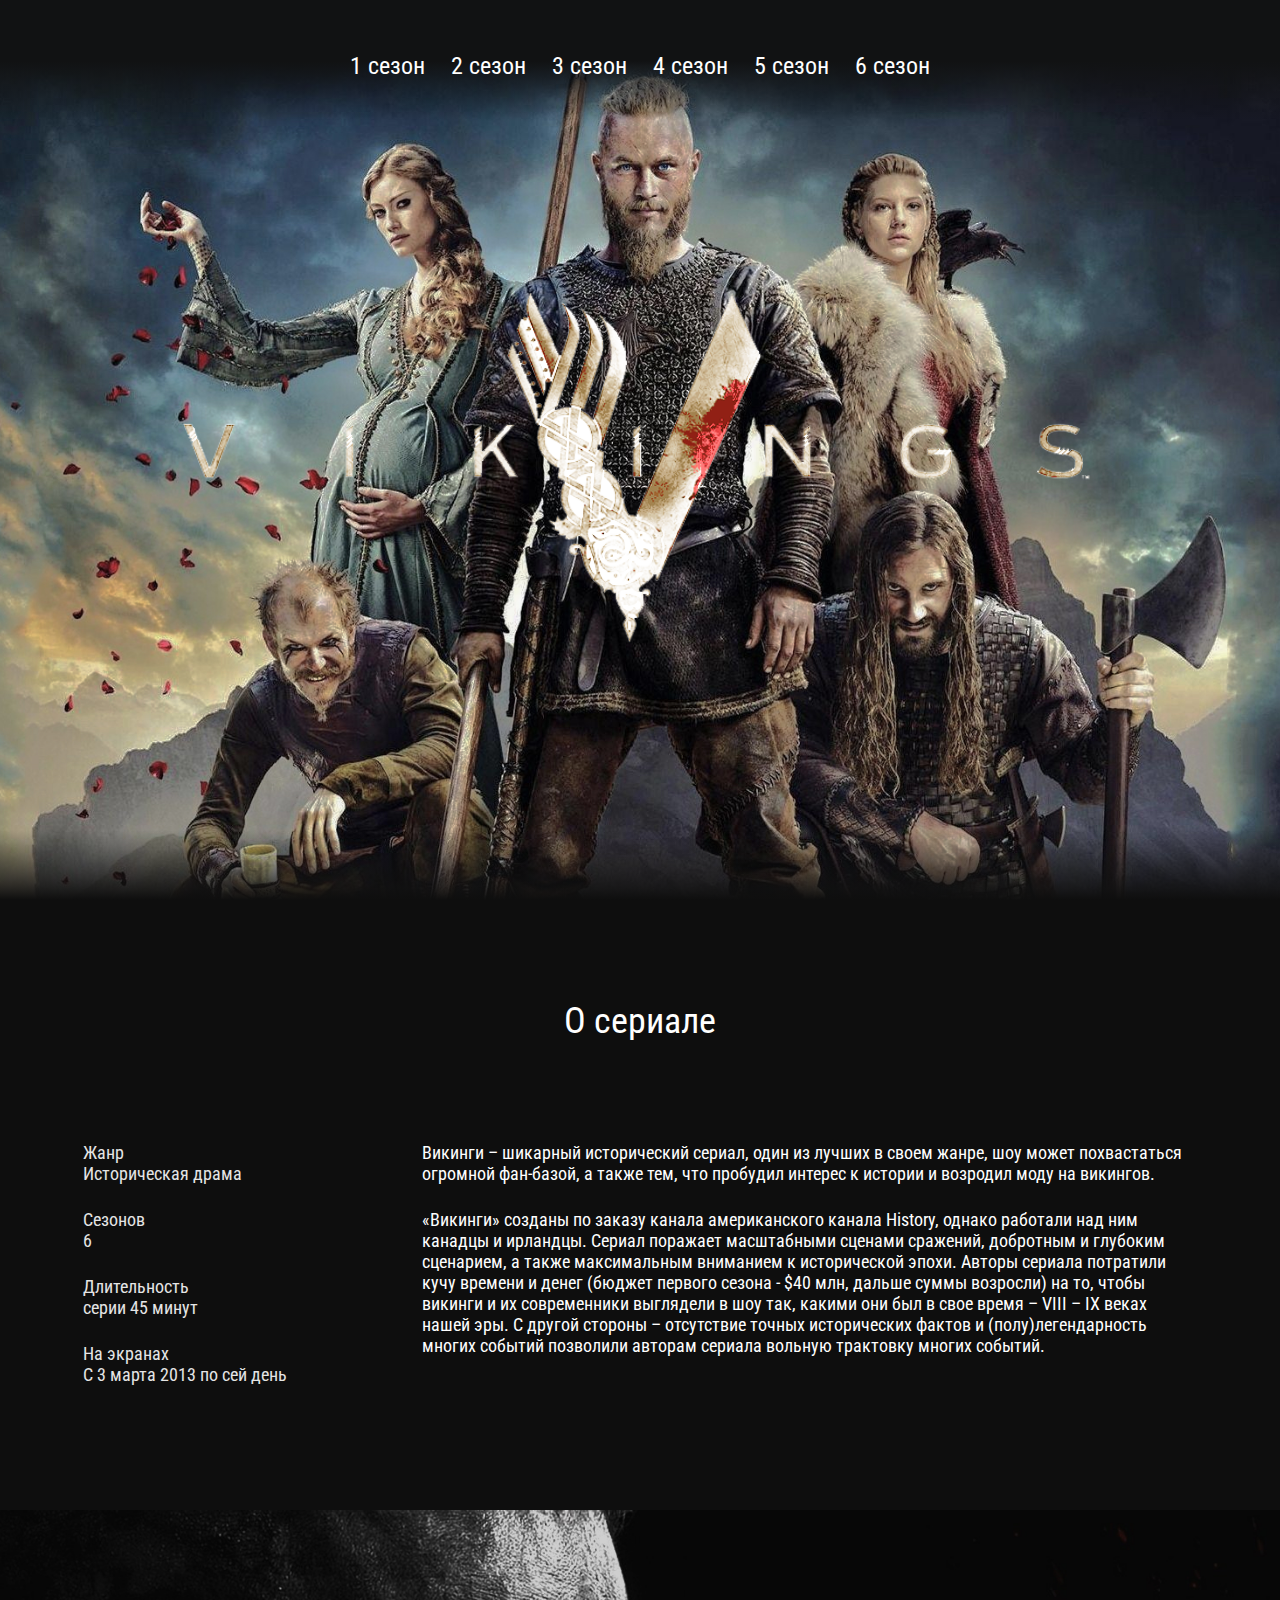
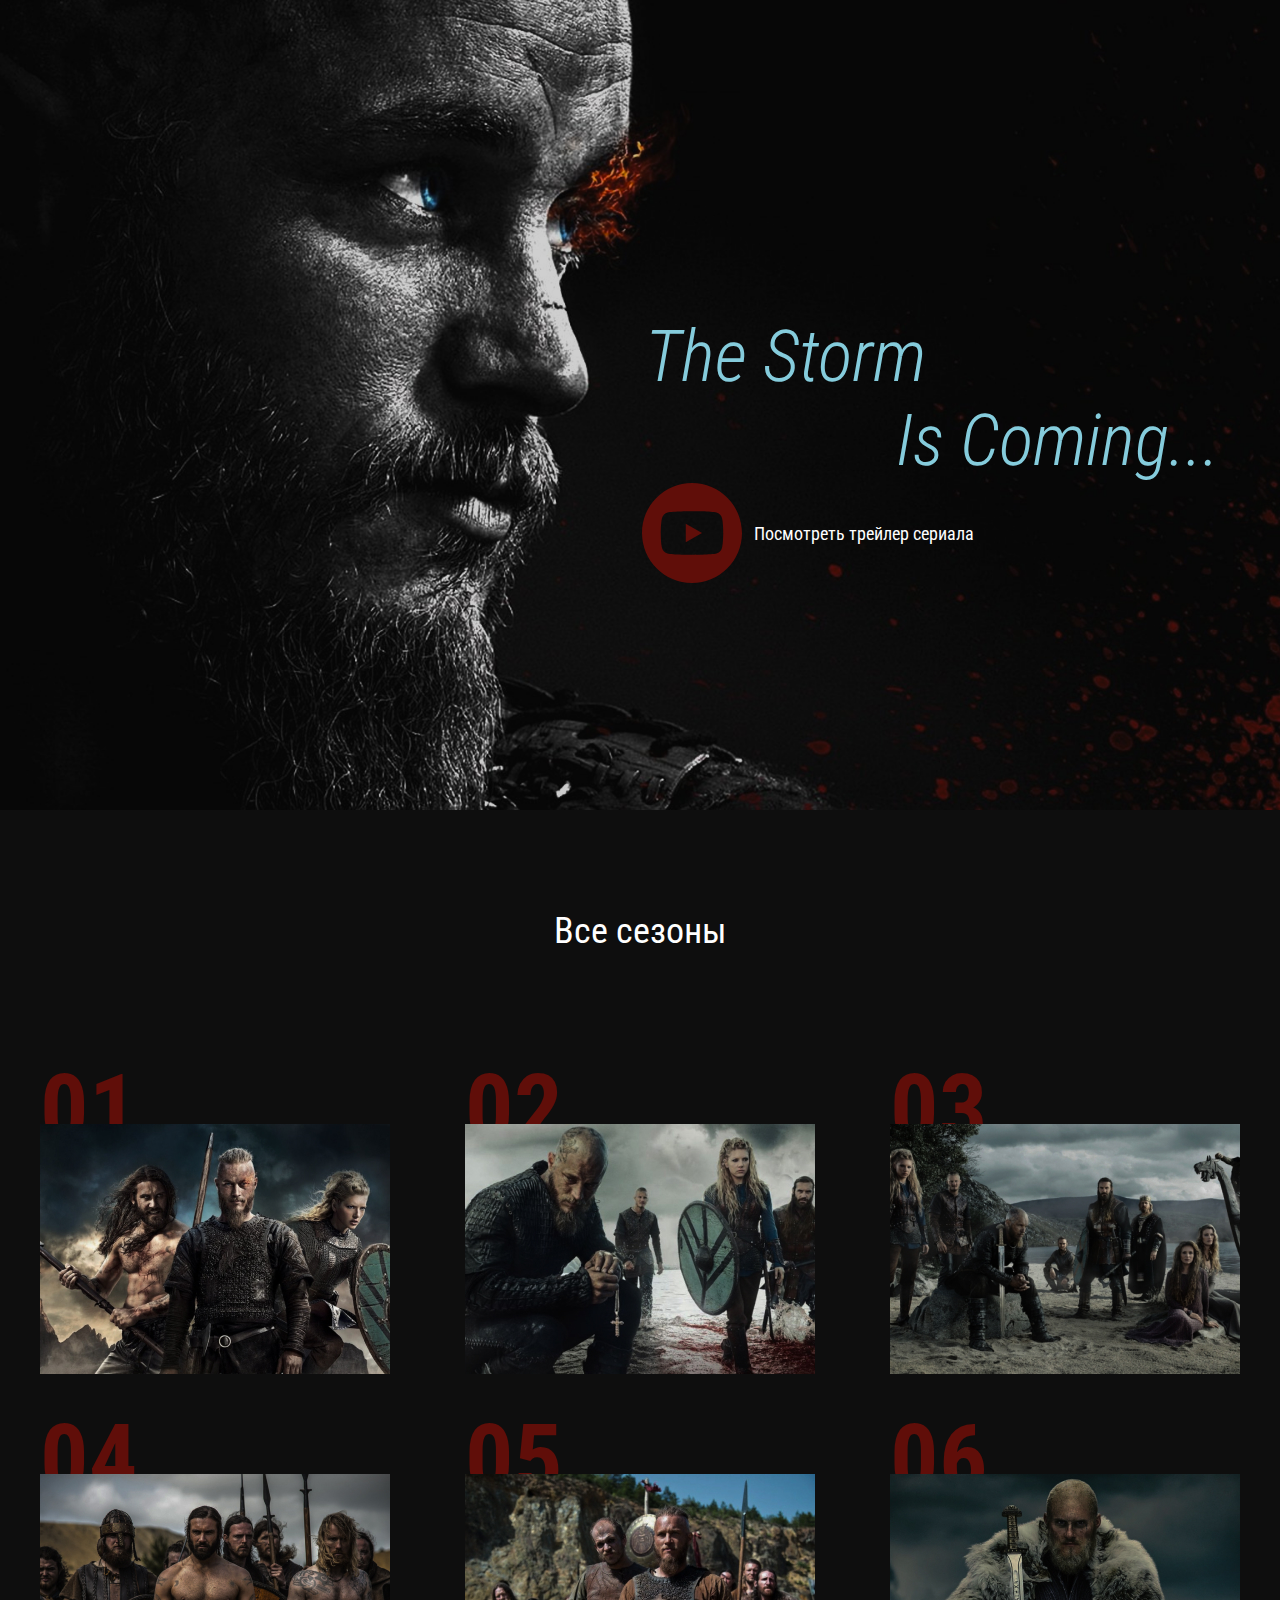
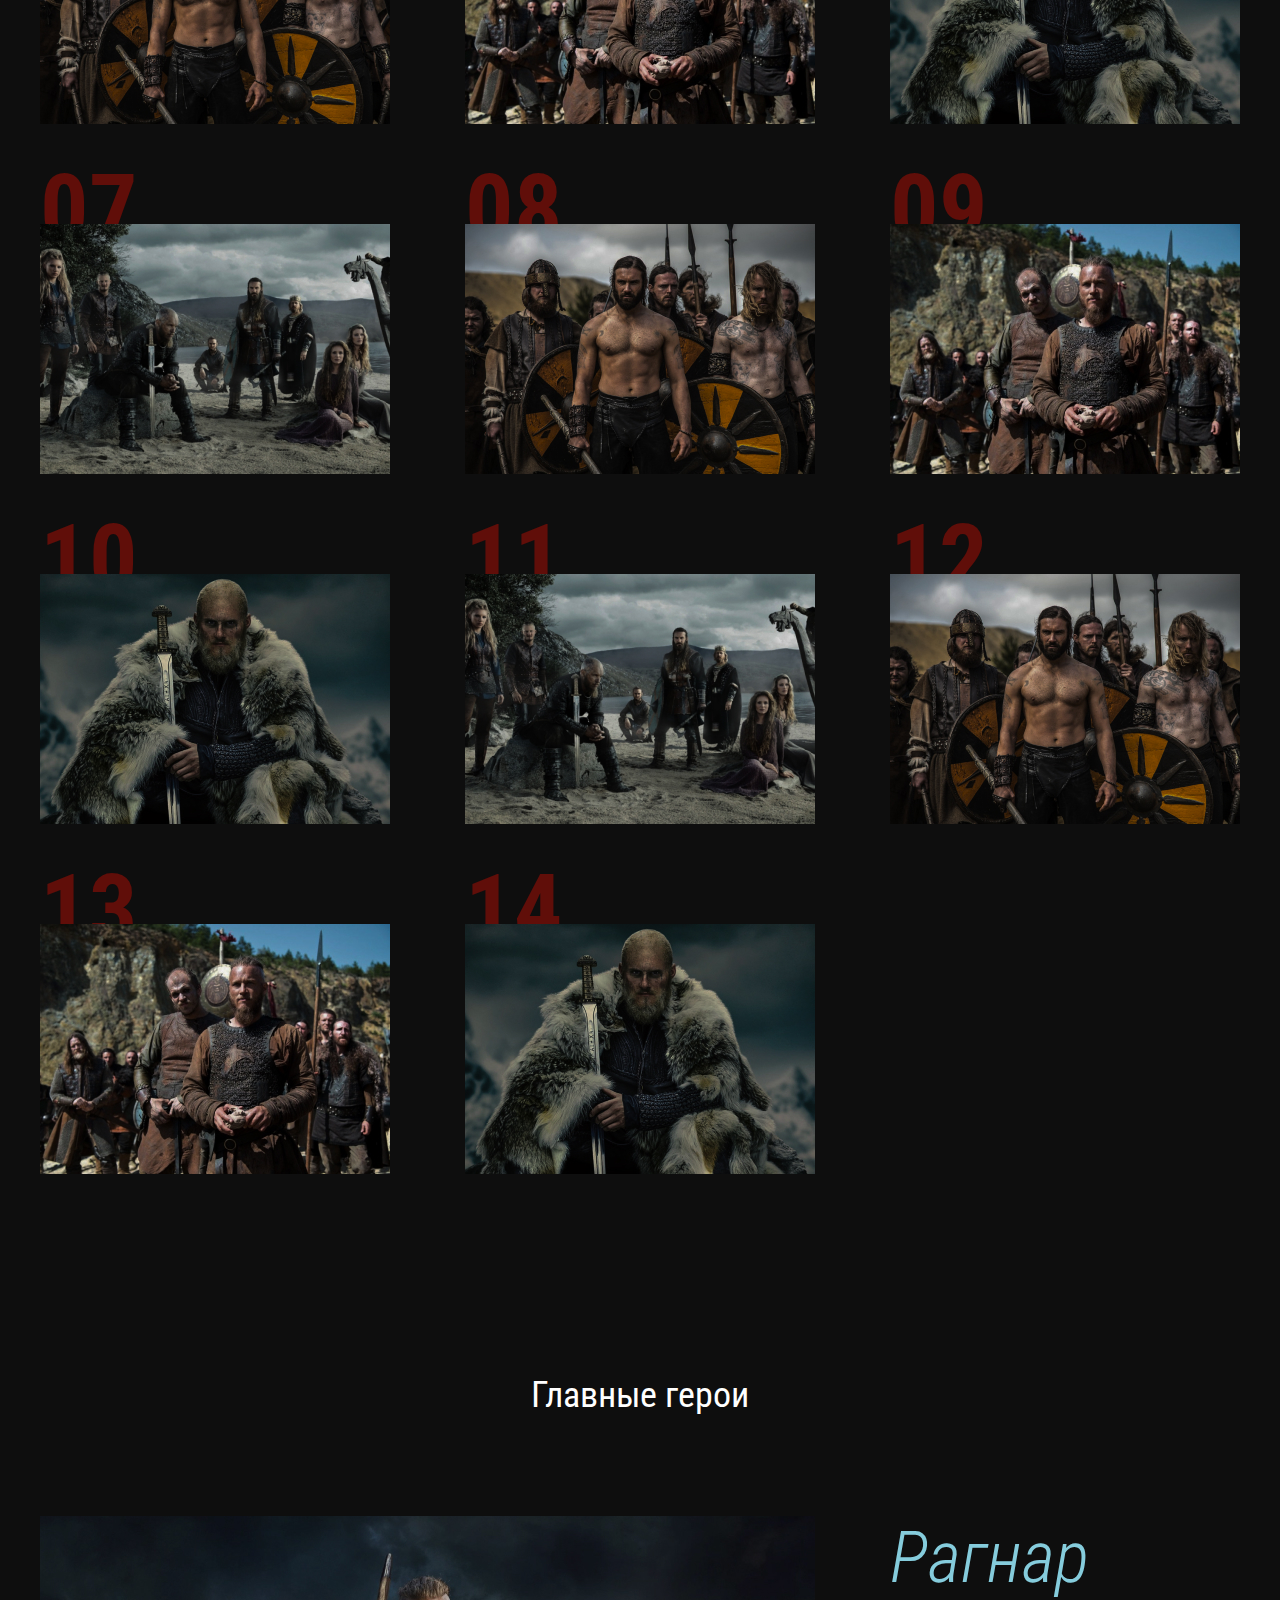
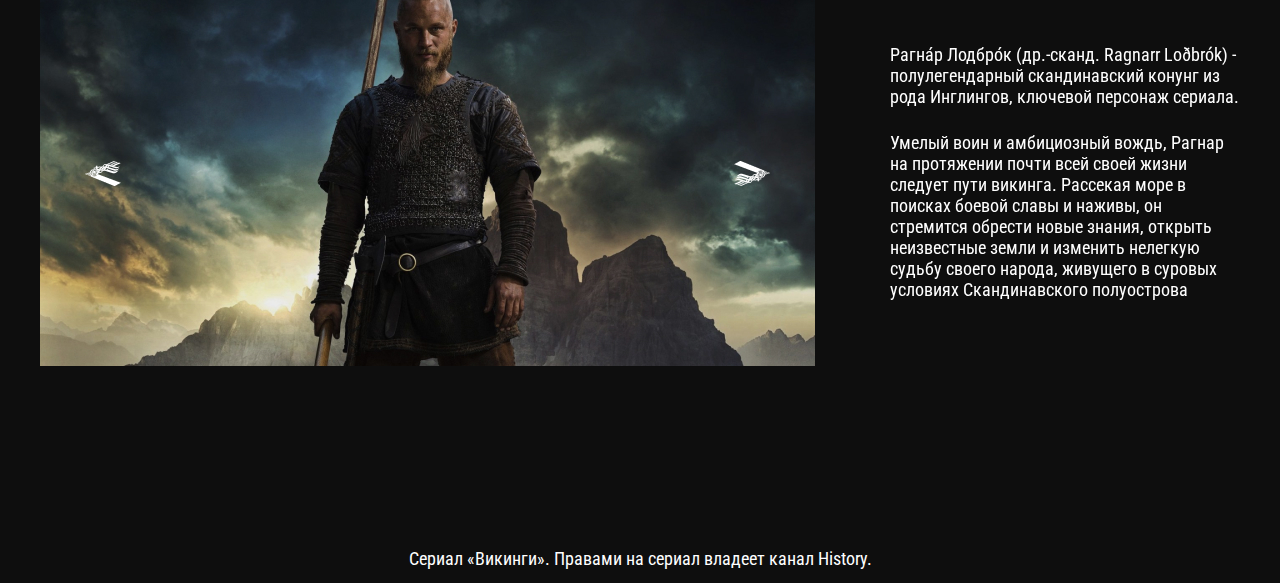
<file: index.html>
<!DOCTYPE html>
<html lang="ru">
  <head>
    <meta charset="UTF-8" />
    <meta name="viewport" content="width=device-width, initial-scale=1.0" />
    <meta http-equiv="X-UA-Compatible" content="ie=edge" />
    <title>Vikings</title>
    <link rel="preconnect" href="https://fonts.googleapis.com" />
    <link rel="preconnect" href="https://fonts.gstatic.com" crossorigin />
    <link rel="preconnect" href="https://fonts.googleapis.com" />
    <link rel="preconnect" href="https://fonts.gstatic.com" crossorigin />
    <link
      href="https://fonts.googleapis.com/css2?family=Roboto+Condensed:ital,wght@0,400;0,700;1,300&display=swap"
      rel="stylesheet"
    />
    <link rel="stylesheet" href="css/reset.css" />
    <link rel="stylesheet" href="css/slick.css" />
    <link rel="stylesheet" href="css/jquery.fancybox.css" />
    <link rel="stylesheet" href="css/style.css" />
  </head>
  <body>
    <header class="header">
      <nav class="menu">
        <button class="menu__btn">
          <span></span>
        </button>
        <ul class="menu__list">
          <li class="menu__list-item">
            <a class="menu__list-link" href="season-1.html">1 сезон</a>
          </li>
          <li class="menu__list-item">
            <a class="menu__list-link" href="#">2 сезон</a>
          </li>
          <li class="menu__list-item">
            <a class="menu__list-link" href="#">3 сезон</a>
          </li>
          <li class="menu__list-item">
            <a class="menu__list-link" href="#">4 сезон</a>
          </li>
          <li class="menu__list-item">
            <a class="menu__list-link" href="#">5 сезон</a>
          </li>
          <li class="menu__list-item">
            <a class="menu__list-link" href="#">6 сезон</a>
          </li>
        </ul>
      </nav>
      <div class="logo">
        <img class="logo__img" src="images/logo.png" alt="Logo" />
      </div>
    </header>

    <section class="about section-page">
      <div class="container">
        <h3 class="title">О сериале</h3>
        <div class="about__inner">
          <ul class="about__info">
            <li class="about__info-item">
              Жанр
              <span> Историческая драма </span>
            </li>
            <li class="about__info-item">Сезонов <span>6</span></li>
            <li class="about__info-item">
              Длительность <span>серии 45 минут</span>
            </li>
            <li class="about__info-item">
              На экранах <span>С 3 марта 2013 по сей день</span>
            </li>
          </ul>
          <div class="about__text">
            <p>
              Викинги – шикарный исторический сериал, один из лучших в своем
              жанре, шоу может похвастаться огромной фан-базой, а также тем, что
              пробудил интерес к истории и возродил моду на викингов.
            </p>
            <p>
              «Викинги» созданы по заказу канала американского канала History,
              однако работали над ним канадцы и ирландцы. Сериал поражает
              масштабными сценами сражений, добротным и глубоким сценарием, а
              также максимальным вниманием к исторической эпохи. Авторы сериала
              потратили кучу времени и денег (бюджет первого сезона - $40 млн,
              дальше суммы возросли) на то, чтобы викинги и их современники
              выглядели в шоу так, какими они был в свое время – VIII – IX веках
              нашей эры. С другой стороны – отсутствие точных исторических
              фактов и (полу)легендарность многих событий позволили авторам
              сериала вольную трактовку многих событий.
            </p>
          </div>
        </div>
      </div>
    </section>

    <section class="video">
      <div class="container">
        <h3 class="video__text">
          <span> The Storm </span>
          Is Coming...
        </h3>
        <a
          class="video__btn"
          data-fancybox
          href="https://www.youtube.com/watch?v=7GGG4V_jtik"
        >
          Посмотреть трейлер сериала
        </a>
      </div>
    </section>

    <section class="seasons section-page">
      <div class="container">
        <h3 class="title season__title">Все сезоны</h3>
        <ol class="seasons__inner">
          <li
            class="seasons__item"
            style="background-image: url('images/seasons/1.jpg')"
          >
            <a class="seasons__link" href="season-1.html">Смотреть</a>
          </li>
          <li
            class="seasons__item"
            style="background-image: url('images/seasons/2.jpg')"
          >
            <a class="seasons__link" href="#">Смотреть</a>
          </li>
          <li
            class="seasons__item"
            style="background-image: url('images/seasons/3.jpg')"
          >
            <a class="seasons__link" href="#">Смотреть</a>
          </li>
          <li
            class="seasons__item"
            style="background-image: url('images/seasons/4.jpg')"
          >
            <a class="seasons__link" href="#">Смотреть</a>
          </li>
          <li
            class="seasons__item"
            style="background-image: url('images/seasons/5.jpg')"
          >
            <a class="seasons__link" href="#">Смотреть</a>
          </li>
          <li
            class="seasons__item"
            style="background-image: url('images/seasons/6.jpg')"
          >
            <a class="seasons__link" href="#">Смотреть</a>
          </li>
          <li
            class="seasons__item"
            style="background-image: url('images/seasons/3.jpg')"
          >
            <a class="seasons__link" href="#">Смотреть</a>
          </li>
          <li
            class="seasons__item"
            style="background-image: url('images/seasons/4.jpg')"
          >
            <a class="seasons__link" href="#">Смотреть</a>
          </li>
          <li
            class="seasons__item"
            style="background-image: url('images/seasons/5.jpg')"
          >
            <a class="seasons__link" href="#">Смотреть</a>
          </li>
          <li
            class="seasons__item"
            style="background-image: url('images/seasons/6.jpg')"
          >
            <a class="seasons__link" href="#">Смотреть</a>
          </li>
          <li
            class="seasons__item"
            style="background-image: url('images/seasons/3.jpg')"
          >
            <a class="seasons__link" href="#">Смотреть</a>
          </li>
          <li
            class="seasons__item"
            style="background-image: url('images/seasons/4.jpg')"
          >
            <a class="seasons__link" href="#">Смотреть</a>
          </li>
          <li
            class="seasons__item"
            style="background-image: url('images/seasons/5.jpg')"
          >
            <a class="seasons__link" href="#">Смотреть</a>
          </li>
          <li
            class="seasons__item"
            style="background-image: url('images/seasons/6.jpg')"
          >
            <a class="seasons__link" href="#">Смотреть</a>
          </li>
        </ol>
      </div>
    </section>

    <section class="heroes section-page">
      <div class="container">
        <h3 class="title">Главные герои</h3>
        <div class="heroes__inner">
          <div class="heroes__slider-img">
            <div class="heroes__slider-img-box">
              <img class="heroes__images" src="images/heroes/1.jpg" alt="" />
            </div>
            <div class="heroes__slider-img-box">
              <img class="heroes__images" src="images/heroes/2.jpg" alt="" />
            </div>
            <div class="heroes__slider-img-box">
              <img class="heroes__images" src="images/heroes/3.jpg" alt="" />
            </div>
          </div>
          <div class="heroes__slider-text">
            <div class="heroes__text">
              <h4 class="heroes__name">Рагнар</h4>
              <p>
                Рагна́р Лодбро́к (др.-сканд. Ragnarr Loðbrók) - полулегендарный
                скандинавский конунг из рода Инглингов, ключевой персонаж
                сериала.
              </p>
              <p>
                Умелый воин и амбициозный вождь, Рагнар на протяжении почти всей
                своей жизни следует пути викинга. Рассекая море в поисках боевой
                славы и наживы, он стремится обрести новые знания, открыть
                неизвестные земли и изменить нелегкую судьбу своего народа,
                живущего в суровых условиях Скандинавского полуострова
              </p>
            </div>
            <div class="heroes__text">
              <h4 class="heroes__name">Бьёрн</h4>
              <p>
                Бьёрн Железнобо́кий (др.-сканд. Björn Járnsíða, швед. Björn
                Järnsida) - полулегендарный скандинавский конунг, основатель
                шведской королевской династии Мунсё. В сериале - сын Рагнара
                Лодброка и Лагерты, брат Гиды, единокровный брат Уббе,
                Хвитсерка, Сигурда и Ивара.
              </p>
              <p>
                Сильный и решительный человек, Бьёрн намерен стать великим
                воином, лидером и первооткрывателем. Он полностью разделяет
                жажду своего отца к приключениям и поддерживает его, регулярно
                участвуя в грабительских набегах викингов.
              </p>
            </div>
            <div class="heroes__text">
              <h4 class="heroes__name">Рагнар3</h4>
              <p>
                Рагна́р Лодбро́к (др.-сканд. Ragnarr Loðbrók) - полулегендарный
                скандинавский конунг из рода Инглингов, ключевой персонаж
                сериала.
              </p>
              <p>
                Умелый воин и амбициозный вождь, Рагнар на протяжении почти всей
                своей жизни следует пути викинга. Рассекая море в поисках боевой
                славы и наживы, он стремится обрести новые знания, открыть
                неизвестные земли и изменить нелегкую судьбу своего народа,
                живущего в суровых условиях Скандинавского полуострова
              </p>
            </div>
          </div>
        </div>
      </div>
    </section>

    <footer class="footer">
      <div class="container">
        <p class="copy">
          Сериал «Викинги». Правами на сериал владеет канал History.
        </p>
      </div>
    </footer>

    <script src="https://ajax.googleapis.com/ajax/libs/jquery/3.4.1/jquery.min.js"></script>
    <script src="js/slick.min.js"></script>
    <script src="js/jquery.fancybox.min.js"></script>
    <script src="js/main.js"></script>
  </body>
</html>
</file>
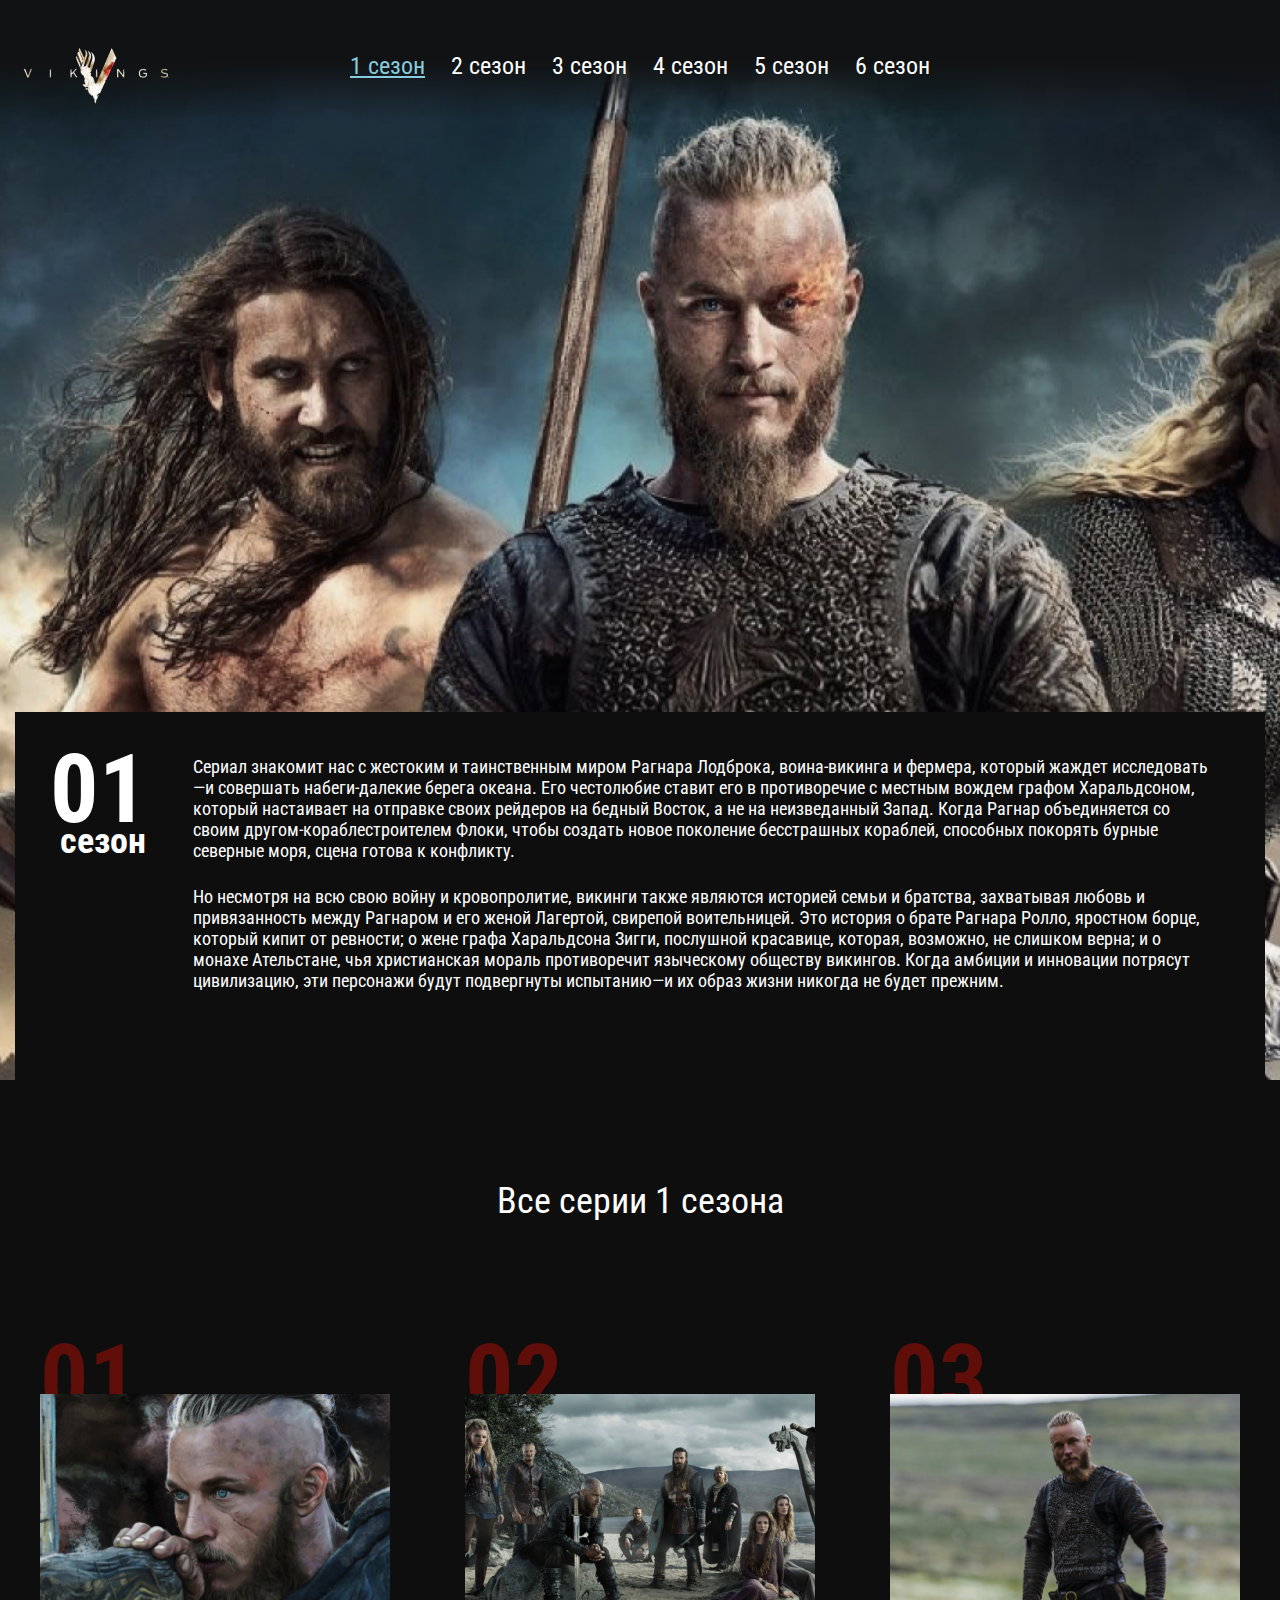
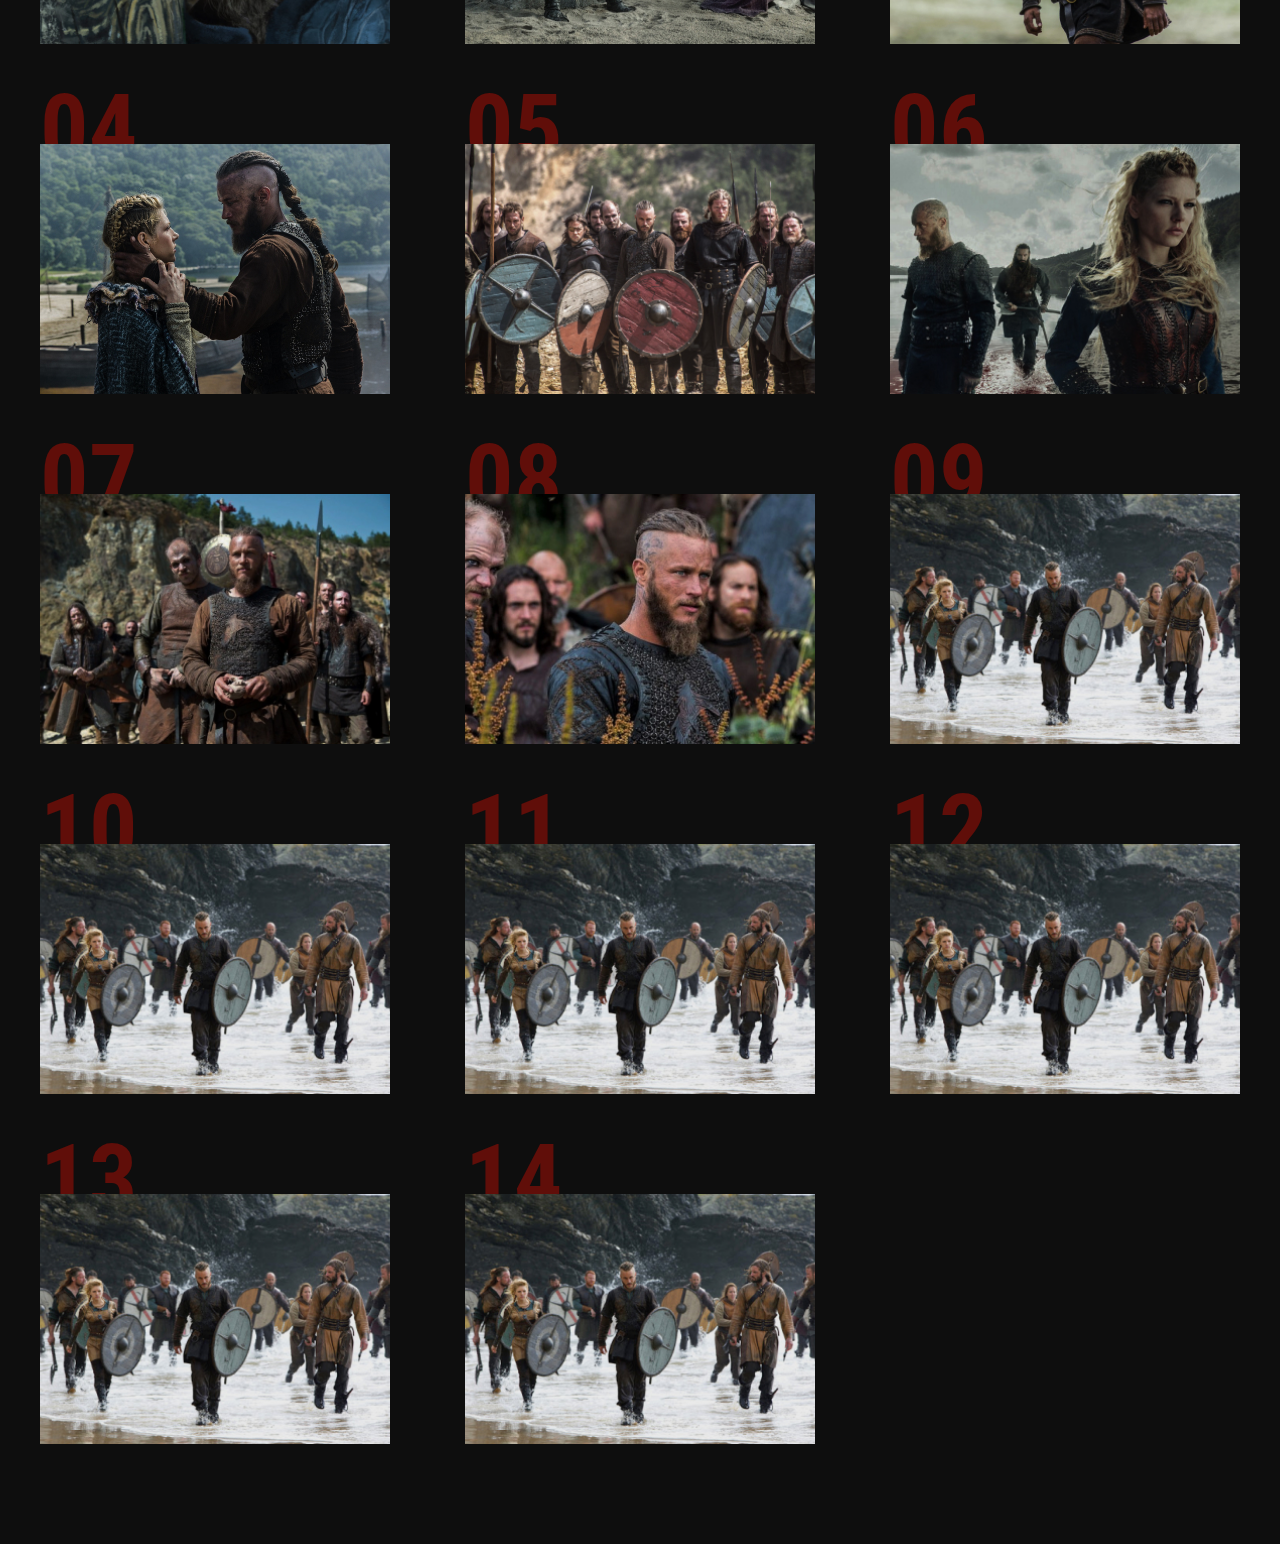
<file: season-1.html>
<!DOCTYPE html>
<html lang="ru">
  <head>
    <meta charset="UTF-8" />
    <meta name="viewport" content="width=device-width, initial-scale=1.0" />
    <meta http-equiv="X-UA-Compatible" content="ie=edge" />
    <title>Document</title>
    <link rel="preconnect" href="https://fonts.googleapis.com" />
    <link rel="preconnect" href="https://fonts.gstatic.com" crossorigin />
    <link rel="preconnect" href="https://fonts.googleapis.com" />
    <link rel="preconnect" href="https://fonts.gstatic.com" crossorigin />
    <link
      href="https://fonts.googleapis.com/css2?family=Roboto+Condensed:ital,wght@0,400;0,700;1,300&display=swap"
      rel="stylesheet"
    />
    <link rel="stylesheet" href="css/reset.css" />
    <link rel="stylesheet" href="css/slick.css" />
    <link rel="stylesheet" href="css/jquery.fancybox.css" />
    <link rel="stylesheet" href="css/style.css" />
  </head>
  <body>
    <header class="page-header">
      <nav class="menu">
        <button class='menu__btn'>
            <span></span>
          </button>
        <!-- <div class="menu__container"> -->
          <a href="index.html" class="page-logo">
            <img src="images/page-logo.png" alt="" class="" />
          </a>
          <ul class="menu__list ">
            <li class="menu__list-item">
              <a
                class="menu__list-link menu__list-link--active"
                href="season-1.html"
                >1 сезон</a
              >
            </li>
            <li class="menu__list-item">
              <a class="menu__list-link" href="#">2 сезон</a>
            </li>
            <li class="menu__list-item">
              <a class="menu__list-link" href="#">3 сезон</a>
            </li>
            <li class="menu__list-item">
              <a class="menu__list-link" href="#">4 сезон</a>
            </li>
            <li class="menu__list-item">
              <a class="menu__list-link" href="#">5 сезон</a>
            </li>
            <li class="menu__list-item">
              <a class="menu__list-link" href="#">6 сезон</a>
            </li>
          </ul>
        <!-- </div> -->
      </nav>
      <div class="season-info">
        <div class="season-info__num">
          01

          <span> сезон </span>
        </div>
        <div class="season-info__text">
          <p>
            Сериал знакомит нас с жестоким и таинственным миром Рагнара
            Лодброка, воина-викинга и фермера, который жаждет исследовать—и
            совершать набеги-далекие берега океана. Его честолюбие ставит его в
            противоречие с местным вождем графом Харальдсоном, который
            настаивает на отправке своих рейдеров на бедный Восток, а не на
            неизведанный Запад. Когда Рагнар объединяется со своим
            другом-кораблестроителем Флоки, чтобы создать новое поколение
            бесстрашных кораблей, способных покорять бурные северные моря, сцена
            готова к конфликту.
          </p>
          <p>
            Но несмотря на всю свою войну и кровопролитие, викинги также
            являются историей семьи и братства, захватывая любовь и
            привязанность между Рагнаром и его женой Лагертой, свирепой
            воительницей. Это история о брате Рагнара Ролло, яростном борце,
            который кипит от ревности; о жене графа Харальдсона Зигги, послушной
            красавице, которая, возможно, не слишком верна; и о монахе
            Ательстане, чья христианская мораль противоречит языческому обществу
            викингов. Когда амбиции и инновации потрясут цивилизацию, эти
            персонажи будут подвергнуты испытанию—и их образ жизни никогда не
            будет прежним.
          </p>
        </div>
      </div>
    </header>

    <section class="series section-page">
      <div class="container">
        <h3 class="title season__title">Все серии 1 сезона</h3>
        <ol class="series__inner">
          <li
            class="series__item"
            style="background-image: url('images/Series/1.jpg')"
          >
            <a
              data-fancybox="gallery"
              href="https://www.youtube.com/watch?v=7GGG4V_jtik"
              class="series__link"
              href="#"
              >Смотреть</a
            >
          </li>
          <li
            class="series__item"
            style="background-image: url('images/Series/2.jpg')"
          >
            <a
              data-fancybox="gallery"
              href="https://www.youtube.com/watch?v=7GGG4V_jtik"
              class="series__link"
              href="#"
              >Смотреть</a
            >
          </li>
          <li
            class="series__item"
            style="background-image: url('images/Series/3.jpg')"
          >
            <a
              data-fancybox="gallery"
              href="https://www.youtube.com/watch?v=7GGG4V_jtik"
              class="series__link"
              href="#"
              >Смотреть</a
            >
          </li>
          <li
            class="series__item"
            style="background-image: url('images/Series/4.jpg')"
          >
            <a
              data-fancybox="gallery"
              href="https://www.youtube.com/watch?v=7GGG4V_jtik"
              class="series__link"
              href="#"
              >Смотреть</a
            >
          </li>
          <li
            class="series__item"
            style="background-image: url('images/Series/5.jpg')"
          >
            <a
              data-fancybox="gallery"
              href="https://www.youtube.com/watch?v=7GGG4V_jtik"
              class="series__link"
              href="#"
              >Смотреть</a
            >
          </li>
          <li
            class="series__item"
            style="background-image: url('images/Series/6.jpg')"
          >
            <a
              data-fancybox="gallery"
              href="https://www.youtube.com/watch?v=7GGG4V_jtik"
              class="series__link"
              href="#"
              >Смотреть</a
            >
          </li>
          <li
            class="series__item"
            style="background-image: url('images/Series/7.jpg')"
          >
            <a
              data-fancybox="gallery"
              href="https://www.youtube.com/watch?v=7GGG4V_jtik"
              class="series__link"
              href="#"
              >Смотреть</a
            >
          </li>
          <li
            class="series__item"
            style="background-image: url('images/Series/8.jpg')"
          >
            <a
              data-fancybox="gallery"
              href="https://www.youtube.com/watch?v=7GGG4V_jtik"
              class="series__link"
              href="#"
              >Смотреть</a
            >
          </li>
          <li
            class="series__item"
            style="background-image: url('images/Series/9.jpg')"
          >
            <a
              data-fancybox="gallery"
              href="https://www.youtube.com/watch?v=7GGG4V_jtik"
              class="series__link"
              href="#"
              >Смотреть</a
            >
          </li>
          <li
            class="series__item"
            style="background-image: url('images/Series/9.jpg')"
          >
            <a
              data-fancybox="gallery"
              href="https://www.youtube.com/watch?v=7GGG4V_jtik"
              class="series__link"
              href="#"
              >Смотреть</a
            >
          </li>
          <li
            class="series__item"
            style="background-image: url('images/Series/9.jpg')"
          >
            <a
              data-fancybox="gallery"
              href="https://www.youtube.com/watch?v=7GGG4V_jtik"
              class="series__link"
              href="#"
              >Смотреть</a
            >
          </li>
          <li
            class="series__item"
            style="background-image: url('images/Series/9.jpg')"
          >
            <a
              data-fancybox="gallery"
              href="https://www.youtube.com/watch?v=7GGG4V_jtik"
              class="series__link"
              href="#"
              >Смотреть</a
            >
          </li>
          <li
            class="series__item"
            style="background-image: url('images/Series/9.jpg')"
          >
            <a
              data-fancybox="gallery"
              href="https://www.youtube.com/watch?v=7GGG4V_jtik"
              class="series__link"
              href="#"
              >Смотреть</a
            >
          </li>
          <li
            class="series__item"
            style="background-image: url('images/Series/9.jpg')"
          >
            <a
              data-fancybox="gallery"
              href="https://www.youtube.com/watch?v=7GGG4V_jtik"
              class="series__link"
              href="#"
              >Смотреть</a
            >
          </li>
        </ol>
      </div>
    </section>

    <script src="https://ajax.googleapis.com/ajax/libs/jquery/3.4.1/jquery.min.js"></script>
    <script src="js/slick.min.js"></script>
    <script src="js/jquery.fancybox.min.js"></script>
    <script src="js/main.js"></script>
  </body>
</html>
</file>
<file: css/style.css>
*,
*::after,
*::before {
  box-sizing: border-box;
}

body {
  background-color: #0e0e0e;
  color: #fff;
  font-weight: 400;
  font-family: "Roboto Condensed", sans-serif;
  font-size: 18px;
  line-height: 21px;
}

a {
  color: inherit;
  text-decoration: none;
}

ul {
  list-style: none;
}

.section-page {
  padding: 100px 0;
}

.title {
  text-align: center;
  margin-bottom: 100px;
  font-size: 36px;
  line-height: 42px;
  font-weight: 400;
}
.container {
  max-width: 1220px;
  padding: 0 10px;
  margin: 0 auto;
}

.header {
  background-image: url("../images/bg-header.jpg");
  background-repeat: no-repeat;
  height: 100vh;
  background-size: cover;
  background-position: center 50px;
  text-align: center;
  position: relative;
}

.header::after {
  content: "";
  position: absolute;
  height: 70px;
  bottom: 0;
  left: 0;
  width: 100%;
  background: linear-gradient(
    180deg,
    #0e0e0e 0%,
    rgba(17, 17, 17, 0.850295) 16.53%,
    rgba(32, 31, 33, 0) 100%
  );
  transform: rotate(180deg);
}

.menu {
  position: relative;
  padding: 50px 0 58px;
  background: linear-gradient(
    180deg,
    #111213 0%,
    #111213 43.62%,
    rgba(32, 31, 33, 0) 86.33%
  );
}
.menu__btn {
  display: none;
}

.menu__list {
  display: flex;
  justify-content: center;
}

.menu__list-item {
  padding: 0 13px;
}

.menu__list-link {
  font-size: 36px;
  line-height: 42px;
}

.menu__list-link:hover {
  color: #85ccdc;
  text-decoration: underline;
}

.logo {
  padding-top: 17vh;
}

.about__inner {
  display: flex;
  justify-content: space-between;
}

.about__info {
  min-width: 100px;
  flex: none;
  margin-right: 50px;
}

.about__text {
  flex-basis: 775px;
}
.about__text p {
  padding-bottom: 25px;
}

.about__info-item {
  margin-bottom: 25px;
  color: #e5e5e5;
}
.about__info span {
  display: block;
}

.video {
  background-image: url("../images/video-bg.jpg");
  height: 100vh;
  background-size: cover;
  background-position: center center;
  background-repeat: no-repeat;
  text-align: right;
}

.video__text {
  font-style: italic;
  font-weight: 300;
  font-size: 72px;
  line-height: 84px;

  color: #85ccdc;

  padding-top: 45vh;
  padding-right: 20px;
  margin-bottom: 40px;
}

.video__text span {
  display: block;
  padding-right: 294px;
}

.video__btn {
  padding-left: 112px;
  position: relative;
  margin-right: 266px;
}

.video__btn::before {
  content: "";
  position: absolute;
  width: 100px;
  height: 100px;
  left: 0;
  top: -40px;
  background-image: url("../images/icon/youtube.svg");
}

.season__title {
  margin-bottom: 172px;
}
.seasons__inner,
.series__inner {
  display: grid;
  grid-template-columns: repeat(auto-fill, minmax(280px, 1fr));
  grid-gap: 100px 75px;

  list-style: none;
  counter-reset: number;
}

.seasons__item,
.series__item {
  height: 250px;
  background-image: url("../images/seasons/2.jpg");
  background-repeat: no-repeat;
  background-position: center center;
  background-size: cover;
  position: relative;
  display: flex;
  justify-content: center;
  align-items: center;
}

.seasons__item:hover .seasons__link,
.series__item:hover .series__link {
  opacity: 1;
}

.seasons__item::before,
.series__item::before {
  content: "0" counter(number);
  counter-increment: number;
  position: absolute;
  font-style: normal;
  font-weight: bold;
  font-size: 96px;
  line-height: 112px;
  color: #600e09;
  top: -71px;
  left: 0;
  z-index: -1;
}

.seasons__item:nth-child(n + 10)::before,
.series__item:nth-child(n + 10)::before {
  content: counter(number);
}

.seasons__item:hover::after,
.series__item:hover::after {
  content: "";
  position: absolute;
  top: 0;
  left: 0;
  right: 0;
  bottom: 0;
  background: rgba(14, 14, 14, 0.8);
}

.seasons__link,
.series__link {
  font-weight: normal;
  font-size: 36px;
  line-height: 42px;
  padding: 12px 78px;
  background-color: #0e0e0e;
  opacity: 0;
  transition: all 0.3s;
  z-index: 1;
}

.heroes__inner {
  display: flex;
  justify-content: space-between;
}

.heroes__slider-img {
  max-width: 775px;
}

.heroes__slider-img-box {
  /* max-height: 450px; */
}

.heroes__images {
  object-fit: fill;
  width: 100%;
}

.heroes__slider-text {
  max-width: 350px;
}

.slick-btn {
  position: absolute;
  top: 50%;
  transform: translateY(-50%);
  border: none;
  background-color: transparent;
  z-index: 5;
  cursor: pointer;
  outline: none;
}

.slick-prev {
  left: 38px;
}

.slick-next {
  right: 38px;
}

.heroes__name {
  font-style: italic;
  font-weight: 300;
  font-size: 72px;
  line-height: 84px;
  margin-bottom: 44px;

  color: #85ccdc;
}

.heroes__text p {
  margin-bottom: 25px;
}

.copy {
  padding: 14px 0;
  text-align: center;
}

.slick-dots {
  display: flex;
  justify-content: center;
  padding-top: 20px;
  list-style: none;
}

.slick-dots button {
  background: transparent;
  content: "";
  margin: 0 10px;
  border: 2px solid #85ccdc;
  border-radius: 50%;
  font-size: 0;
  line-height: 0;
  padding: 0;
  height: 10px;
  width: 10px;
  transition: all 0.5s;
}

.slick-active button {
  background-color: #fff;
}

/* start season-1 */

.menu__list-link--active {
  color: #85ccdc;
  text-decoration: underline;
}
.menu__list-center {
  text-align: center;
}

.page-header {
  background-image: url("../images/season-1-bg.jpg");
  background-repeat: no-repeat;
  background-position: center center;
  background-size: cover;
  height: 90vh;
  position: relative;
}

.page-logo {
  position: absolute;
}

.season-info {
  position: absolute;
  max-width: 1385px;
  display: flex;
  padding: 21px 47px 64px 35px;
  background-color: #0e0e0e;
  bottom: 0;
  right: 0;
  left: 0;
  margin: 0 auto;
}

.season-info__num {
  font-style: normal;
  font-weight: bold;
  font-size: 96px;
  line-height: 112px;
  margin-right: 45px;
}

.season-info__num span {
  display: block;
  font-style: normal;
  font-weight: bold;
  font-size: 36px;
  line-height: 42px;
  margin-top: -25px;
  margin-left: 10px;
}

.season-info__text {
  padding-top: 23px;
}

.season-info__text p {
  margin-bottom: 25px;
}

/* end season-1 */

/* start media */

@media (max-width: 1420px) {
  .page-logo {
    left: 20px;
    top: 48px;
  }
  .season-info {
    margin: 0 15px;
  }
}

@media (max-width: 1366px) {
  .logo__img {
    width: 75%;
  }
  .menu__list-link {
    font-size: 24px;
    line-height: 32px;
  }
  .about__inner {
    justify-content: space-around;
  }
  .page-header {
    height: 120vh;
  }
}

@media (max-width: 1200px) {
  .heroes__inner {
    display: block;
  }
  .heroes__slider-img {
    margin: 0 auto;
  }
  .heroes__slider-text {
    max-width: 90%;
    margin: 0 auto;
  }
  .heroes__slider-img {
    max-width: 90%;
  }
}

@media (max-width: 1024px) {
  .seasons__item {
    height: 340px;
  }
  .seasons__inner {
    gap: 65px 40px;
  }
  .heroes__name {
    font-size: 60px;
    line-height: 78px;
    margin-bottom: 29px;
  }
}

@media (max-width: 992px) {
  .page-logo {
    left: 50%;
    top: 88px;
    transform: translateX(-50%);
  }
}

@media (max-width: 768px) {
  .section-page {
    padding: 50px 0;
  }
  .title {
    margin-bottom: 50px;
    font-size: 30px;
    line-height: 36px;
  }
  .about__inner {
    display: block;
  }

  .video__text {
    font-size: 48px;
    line-height: 56px;
  }
  .video__text span {
    padding-right: 150px;
  }
  .video__btn {
    margin-right: 60px;
    padding-left: 95px;
  }
  .video__btn::before {
    width: 80px;
    height: 80px;
    background-size: cover;
    top: -31px;
  }
  .season__title {
    margin-bottom: 100px;
  }
  .seasons__item::before,
  .series__item::before {
    font-size: 72px;
  }
  .season-info {
    padding: 16px 17px 20px 25px;
  }
}

@media (max-width: 640px) {
  .menu {
    padding: 0;
    background: linear-gradient(
      180deg,
      #111213 0%,
      #111213 19.62%,
      rgba(32, 31, 33, 0) 38.33%
    );
  }
  .menu__btn {
    display: block;
    width: 50px;
    height: 40px;
    cursor: pointer;
    position: absolute;
    right: 10px;
    top: 20px;
    z-index: 10;
    display: flex;
    justify-content: space-around;
    flex-direction: column;
    align-items: center;
    background-color: transparent;
    border: none;
    padding: 0;
  }
  .menu__btn span{
    background-color: #fff;
    height: 4px;
    width: 100%;
  }
  .menu__btn::after,
  .menu__btn::before{
      content:'';
      width: 100%;
      height: 4px;
      background-color: #fff;
    position: absolute;
    }

    .menu__btn::before{
        top:0;
        left: 0;
    } 
    .menu__btn::after{
        left: 0;
        bottom: 0;
    }
  .menu__list {
    display: block;
    transform: translateY(-150%);
    transition: all 0.5s;
    text-align: center;
  }

  .menu__list.menu__list--active {
    transform: translateY(20%);
    background-color: rgba(14, 14, 14, 0.7);
  }
  .menu__list-link {
    display: block;
    padding: 10px 0;
  }
  .logo {
    padding-top: 25vh;
  }
  body {
    font-size: 16px;
    line-height: 19px;
  }
  .season-info__num {
    font-size: 68px;
    line-height: 86px;
    margin-right: 10px;
  }
  .season-info__num span {
    font-size: 30px;
    line-height: 39px;
    margin-top: -25px;
    margin-left: -2px;
  }
  .season-info__text {
    font-size: 13px;
  }
  .page-logo {
    left: 50%;
    top: 10px;
    transform: translateX(-50%);
  }
}

@media (max-width: 520px) {
  .video__text {
    font-size: 40px;
    line-height: 46px;
  }
  .video__text span {
    padding-right: 95px;
  }
  .video__btn {
    margin-right: 20px;
    padding-left: 70px;
  }
  .video__btn::before {
    height: 60px;
    width: 60px;
    top: -21px;
  }
  .heroes__name {
    font-size: 50px;
    line-height: 78px;
    margin-bottom: 16px;
  }
  .slick-prev {
    display: none;
  }
  .slick-next {
    display: none;
  }
  .heroes__slider-text {
    max-width: 100%;
  }
  .heroes__slider-img {
    max-width: 100%;
  }
  .season-info {
    flex-wrap: wrap;
  }
  .season-info__num {
    font-size: 54px;
    line-height: 46px;
    margin-right: 10px;
  }
  .season-info__num span {
    font-size: 26px;
    line-height: 34px;
    margin-top: -7px;
    margin-left: -2px;
  }
  .season-info__text {
    padding-top: 5px;
  }
  .season-info__text {
    line-height: 14px;
  }
}
@media (max-width: 400px) {
  .page-header {
    height: 160vh;
  }
}
@media (max-width: 375px) {
  .page-header {
    height: 200vh;
  }
}

@media (max-width: 368px) {
  .seasons__item {
    height: 200px;
  }
}

/* end media */
</file>
